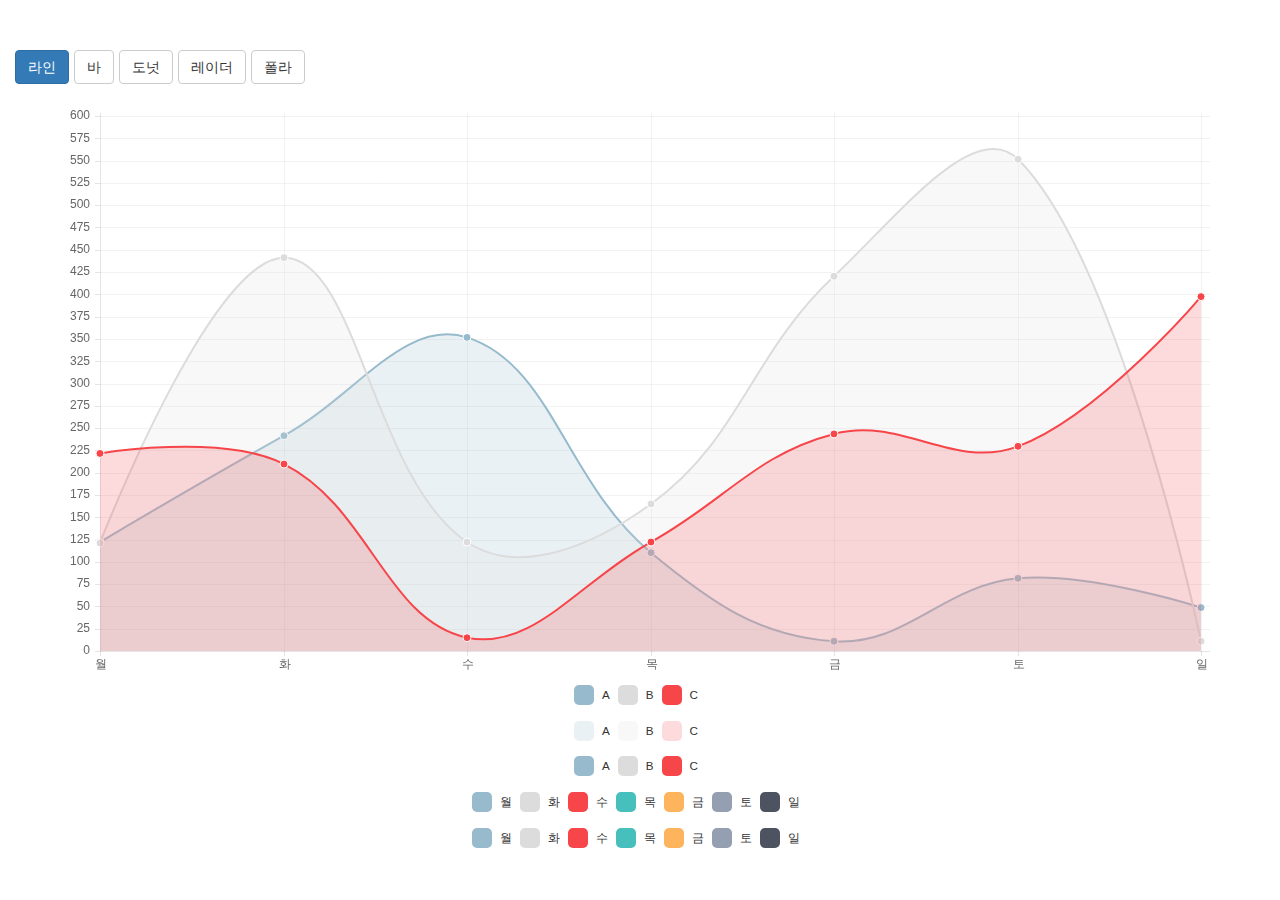
<file: angularjs/chart.html>
<!doctype html>
<html lang="ko" ng-app="myApp">
<head>
<meta charset="utf-8">
<title>angular chart</title>
<link rel="stylesheet" href="css/bootstrap.min.css" />
<link rel="stylesheet" href="css/angular-chart.css" />
<script src="js/chart.js"></script>
<script src="js/angular.min.js"></script>
<script src="js/angular-chart.js"></script>
<script src="js/app.js"></script>
<style>
.tab_box {margin:50px 0 20px;}
.tab_box button {margin-right:5px;}
</style>
</head>
<!-- http://jsfiddle.net/tscok/UEHZP/ -->
<body ng-controller="TabCtrl">
	<div class="container tab_box">
		<!-- ng-class="{class name : true, false}" -->
		<button class="btn btn-default" ng-class="{'btn-primary':btn.stat}" ng-repeat="btn in btnNames track by $index" ng-click="toggle($index)">{{btn.btnName}}</button>
	</div>
	<div class="container chart_box">
		<!-- chart.js
			chart-line, chart-bar, chart-radar = 비교 /
			chart-doughnut, chart-polar-area = 1개의 데이터
		-->
		<canvas class="chart chart-line" ng-show="btnNames[0].stat" chart-data="datas" chart-legend="true" chart-series="series" chart-labels="labels"></canvas>
		<canvas class="chart chart-bar" ng-show="btnNames[1].stat" chart-data="datas" chart-legend="true" chart-series="series" chart-labels="labels"></canvas>
		<canvas class="chart chart-radar" ng-show="btnNames[2].stat" chart-data="datas" chart-legend="true" chart-series="series" chart-labels="labels"></canvas>
		<canvas class="chart chart-doughnut" ng-show="btnNames[3].stat" chart-data="data" chart-legend="true" chart-series="series" chart-labels="labels"></canvas>
		<canvas class="chart chart-polar-area" ng-show="btnNames[4].stat" chart-data="data" chart-legend="true" chart-series="series" chart-labels="labels"></canvas>
	</div>
</body>
</html>
</file>
<file: angularjs/css/angular-chart.css>
.chart-legend,
.bar-legend,
.line-legend,
.pie-legend,
.radar-legend,
.polararea-legend,
.doughnut-legend {
  list-style-type: none;
  margin-top: 5px;
  text-align: center;
  /* NOTE: Browsers automatically add 40px of padding-left to all lists, so we should offset that, otherwise the legend is off-center */
  -webkit-padding-start: 0;
  /* Webkit */
  -moz-padding-start: 0;
  /* Mozilla */
  padding-left: 0;
  /* IE (handles all cases, really, but we should also include the vendor-specific properties just to be safe) */
}
.chart-legend li,
.bar-legend li,
.line-legend li,
.pie-legend li,
.radar-legend li,
.polararea-legend li,
.doughnut-legend li {
  display: inline-block;
  white-space: nowrap;
  position: relative;
  margin-bottom: 4px;
  border-radius: 5px;
  padding: 2px 8px 2px 28px;
  font-size: smaller;
  cursor: default;
}
.chart-legend li span,
.bar-legend li span,
.line-legend li span,
.pie-legend li span,
.radar-legend li span,
.polararea-legend li span,
.doughnut-legend li span {
  display: block;
  position: absolute;
  left: 0;
  top: 0;
  width: 20px;
  height: 20px;
  border-radius: 5px;
}
</file>
